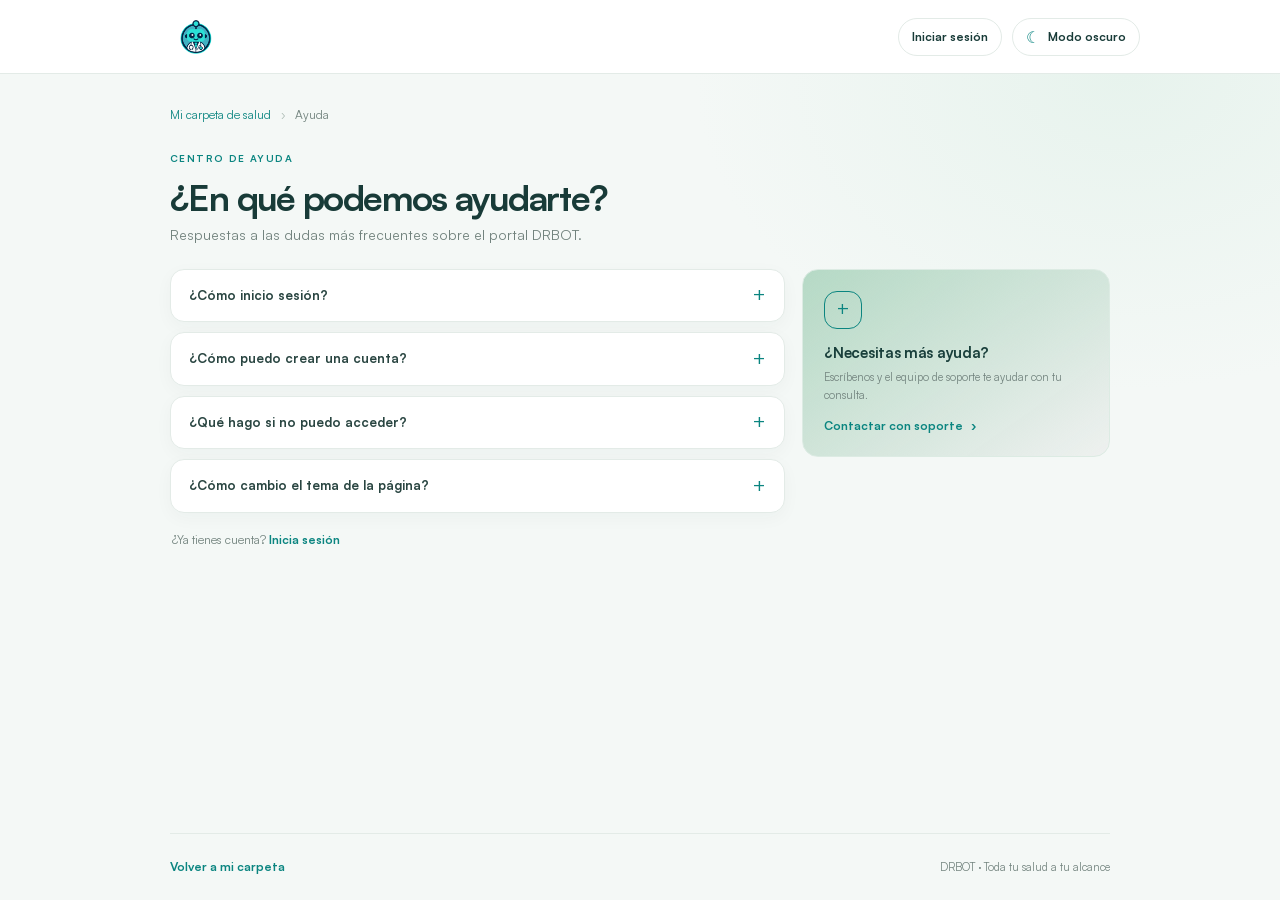
<file: static/help.html>
﻿<!doctype html>
<html lang="es">
<head>
    <meta charset="UTF-8">
    <meta name="viewport" content="width=device-width, initial-scale=1">
    <meta name="theme-color" content="#f4f8f6">
    <title>Ayuda | DRBOT</title>
    <link rel="stylesheet" href="../css/help.css">
</head>
<body class="help-page">
    <header class="topbar">
        <a class="brand" href="../index.html" aria-label="DRBOT, mi carpeta de salud">
            <img src="../assets/images/drbot_logo_transparente.png" alt="DRBOT">
        </a>
        <nav class="header-actions" aria-label="Opciones de cuenta">
            <a class="sign-in" id="home-session-action" href="login.html">Iniciar sesión</a>
            <button class="theme-toggle" id="theme-toggle" type="button" aria-label="Activar modo oscuro" aria-pressed="false">
                <span class="theme-icon" aria-hidden="true"></span>
                <span class="theme-label">Modo oscuro</span>
            </button>
        </nav>
    </header>

    <main class="content">
        <nav class="breadcrumbs" aria-label="Ruta de navegaciÃ³n">
            <a href="../index.html">Mi carpeta de salud</a>
            <span aria-hidden="true">›</span>
            <span>Ayuda</span>
        </nav>

        <header class="page-intro">
            <span class="eyebrow">CENTRO DE AYUDA</span>
            <h1>¿En qué podemos ayudarte?</h1>
            <p>Respuestas a las dudas más frecuentes sobre el portal DRBOT.</p>
        </header>

        <section class="help-content" aria-label="Preguntas frecuentes y contacto">
            <div class="faq-list">
                <details class="faq-item">
                    <summary>¿Cómo inicio sesión?</summary>
                    <p>Abre la página de inicio de sesión e introduce el correo electrónico y la contraseña asociados a tu cuenta DRBOT.</p>
                </details>
                <details class="faq-item">
                    <summary>¿Cómo puedo crear una cuenta?</summary>
                    <p>La cuenta se crea desde la aplicación móvil DRBOT. Después podrás usar esas credenciales para acceder al portal.</p>
                </details>
                <details class="faq-item">
                    <summary>¿Qué hago si no puedo acceder?</summary>
                    <p>Comprueba que el correo y la contraseña están escritos correctamente. Si el problema continúa, contacta con el equipo de soporte.</p>
                </details>
                <details class="faq-item">
                    <summary>¿Cómo cambio el tema de la página?</summary>
                    <p>Usa el botón «Modo oscuro» de la parte superior para alternar entre el tema claro y el oscuro.</p>
                </details>
            </div>

            <aside class="contact-card">
                <span class="contact-icon" aria-hidden="true">+</span>
                <div>
                    <h2>¿Necesitas más ayuda?</h2>
                    <p>Escríbenos y el equipo de soporte te ayudar con tu consulta.</p>
                </div>
                <a href="mailto:soporte@drbotcompany.com">Contactar con soporte <span aria-hidden="true">›</span></a>
            </aside>
        </section>

        <p class="account-prompt">¿Ya tienes cuenta? <a href="login.html">Inicia sesión</a></p>
    </main>

    <footer>
        <a href="../index.html">Volver a mi carpeta</a>
        <span>DRBOT · Toda tu salud a tu alcance</span>
    </footer>
    <script src="../js/theme.js"></script>
    <script src="../js/home-page.js"></script>
</body>
</html>
</file>
<file: css/help.css>
@import url("./common.css");

/* Ayuda */
.breadcrumbs
{
    display: flex;
    flex-wrap: wrap;
    align-items: center;
    gap: 10px;
    margin-bottom: 22px;
    color: var(--muted);
    font-size: 12px;
}

.breadcrumbs a
{
    color: var(--brand);
    text-decoration: none;
}

.breadcrumbs a:hover
{
    text-decoration: underline;
    text-underline-offset: 3px;
}

.breadcrumbs > span:nth-child(2)
{
    color: #a9b8b2;
}

.page-intro
{
    margin-bottom: 24px;
}

.page-intro p
{
    margin: 0;
    color: var(--muted);
    font-size: 14px;
}

.help-content
{
    display: grid;
    grid-template-columns: minmax(0, 1.6fr) minmax(230px, .8fr);
    align-items: start;
    gap: 17px;
}

.faq-list
{
    display: grid;
    gap: 10px;
}

.faq-item
{
    overflow: hidden;
    border: 1px solid var(--line);
    border-radius: 14px;
    background: var(--surface);
    box-shadow: 0 5px 18px var(--shadow);
}

.faq-item summary
{
    position: relative;
    padding: 16px 47px 16px 18px;
    color: var(--card-heading);
    font-size: 13px;
    font-weight: 700;
    cursor: pointer;
    list-style: none;
}

.faq-item summary::-webkit-details-marker
{
    display: none;
}

.faq-item summary::after
{
    position: absolute;
    top: 50%;
    right: 18px;
    color: var(--brand);
    content: "+";
    font-size: 20px;
    font-weight: 400;
    transform: translateY(-50%);
}

.faq-item[open] summary::after
{
        content: "\2212";
}

.faq-item[open] summary
{
    border-bottom: 1px solid var(--line);
}

.faq-item p
{
    margin: 0;
    padding: 13px 18px 16px;
    color: var(--muted);
    font-size: 12px;
    line-height: 1.65;
}

.faq-item summary:focus-visible
{
    outline: 3px solid #4ca997;
    outline-offset: -3px;
}

.contact-card
{
    display: grid;
    justify-items: start;
    gap: 13px;
    padding: 21px;
    border: 1px solid var(--hero-border);
    border-radius: 16px;
    background: linear-gradient(145deg, var(--hero-start), var(--hero-end));
}

.contact-icon
{
    width: 38px;
    height: 38px;
    display: grid;
    place-items: center;
    border: 1px solid var(--brand);
    border-radius: 13px;
    color: var(--brand);
    font-size: 19px;
}

.contact-card h2
{
    margin: 0;
    color: var(--heading);
    font-size: 15px;
    letter-spacing: -.02em;
}

.contact-card p
{
    margin: 5px 0 0;
    color: var(--muted);
    font-size: 11px;
    line-height: 1.6;
}

.contact-card a
{
    display: inline-flex;
    align-items: center;
    gap: 8px;
    color: var(--brand);
    text-decoration: none;
    font-size: 12px;
    font-weight: 700;
}

.contact-card a:hover, .account-prompt a:hover
{
    text-decoration: underline;
    text-underline-offset: 3px;
}

.contact-card a span
{
    transition: transform .18s ease;
}

.contact-card a:hover span
{
    transform: translateX(3px);
}

.account-prompt
{
    margin: 18px 2px 0;
    color: var(--muted);
    font-size: 12px;
}

.account-prompt a
{
    color: var(--brand);
    font-weight: 700;
    text-decoration: none;
}

@media (max-width: 700px)
{
    .breadcrumbs
    {
        margin-bottom: 17px;
    }

    .help-content
    {
        grid-template-columns: 1fr;
    }

    .contact-card
    {
        grid-template-columns: auto 1fr;
        align-items: center;
    }

    .contact-icon
    {
        grid-row: span 2;
    }

    .contact-card a
    {
        grid-column: 2;
    }
}
</file>
